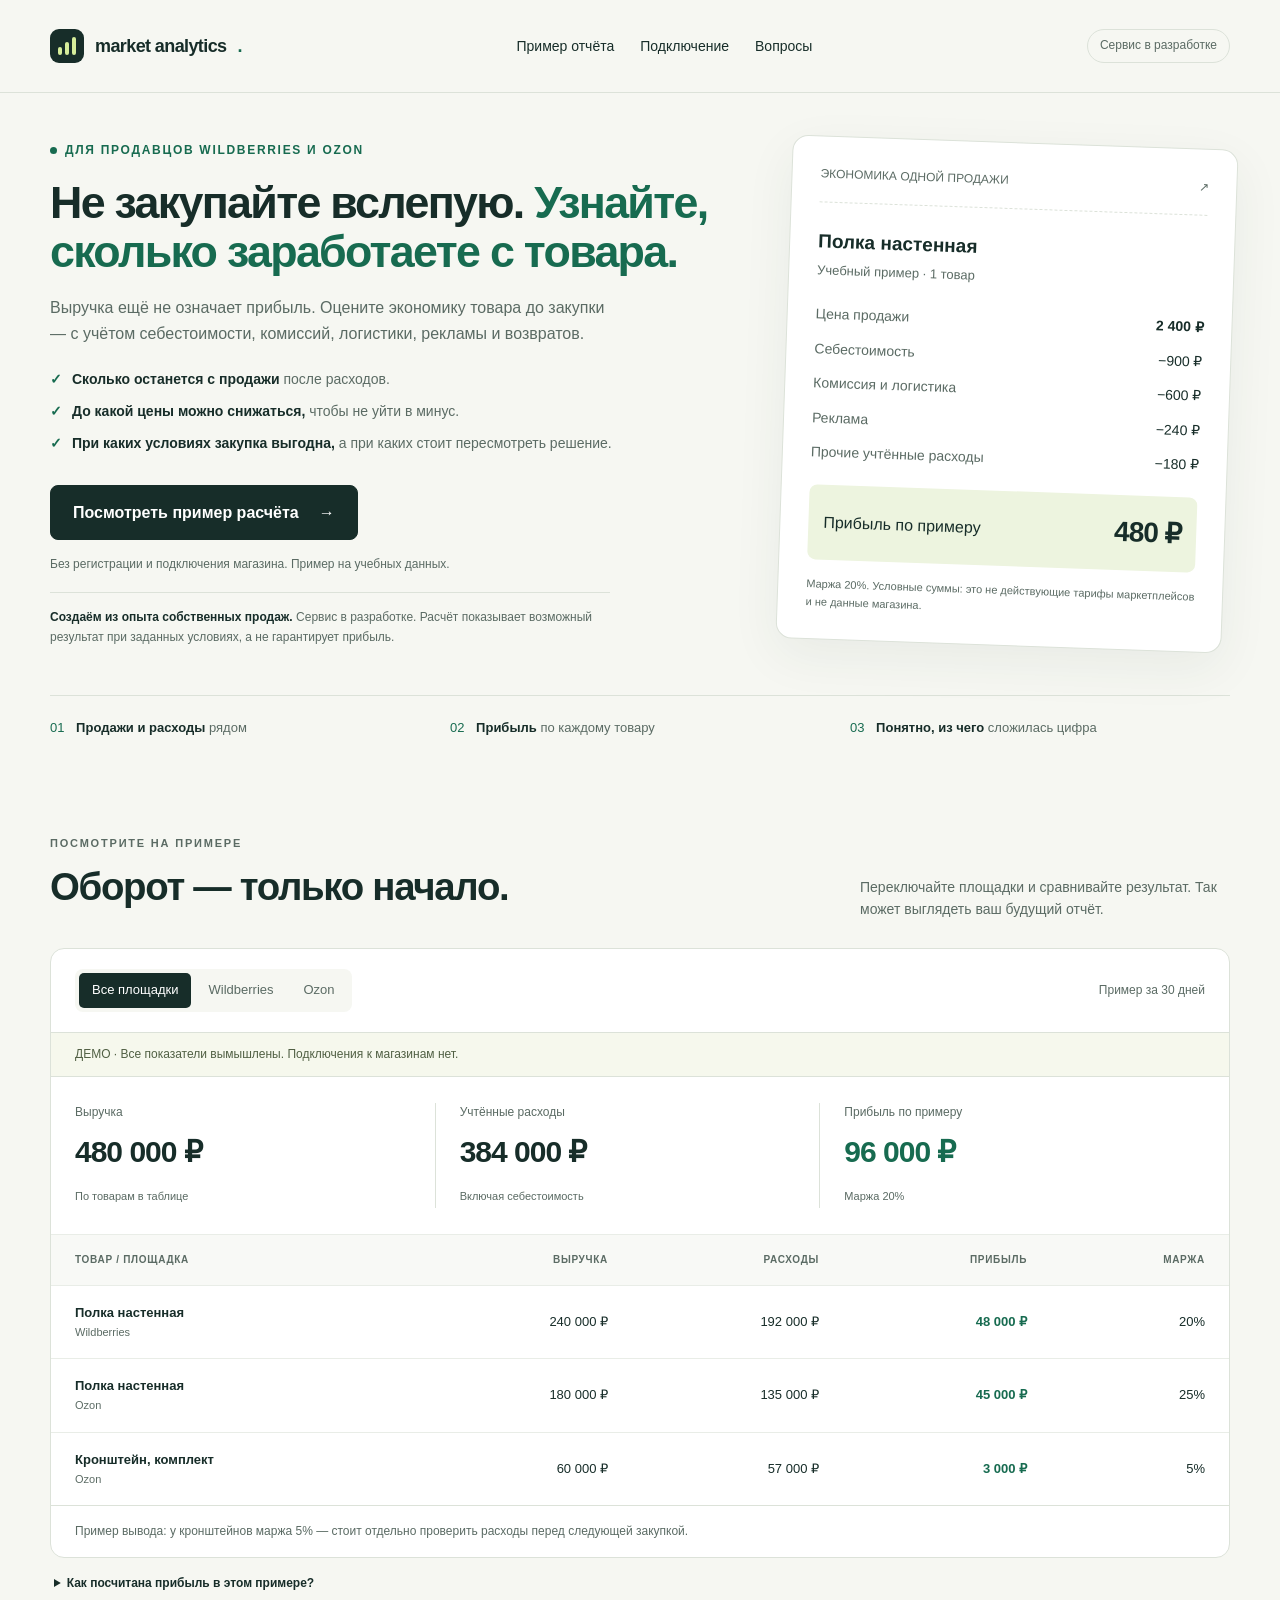
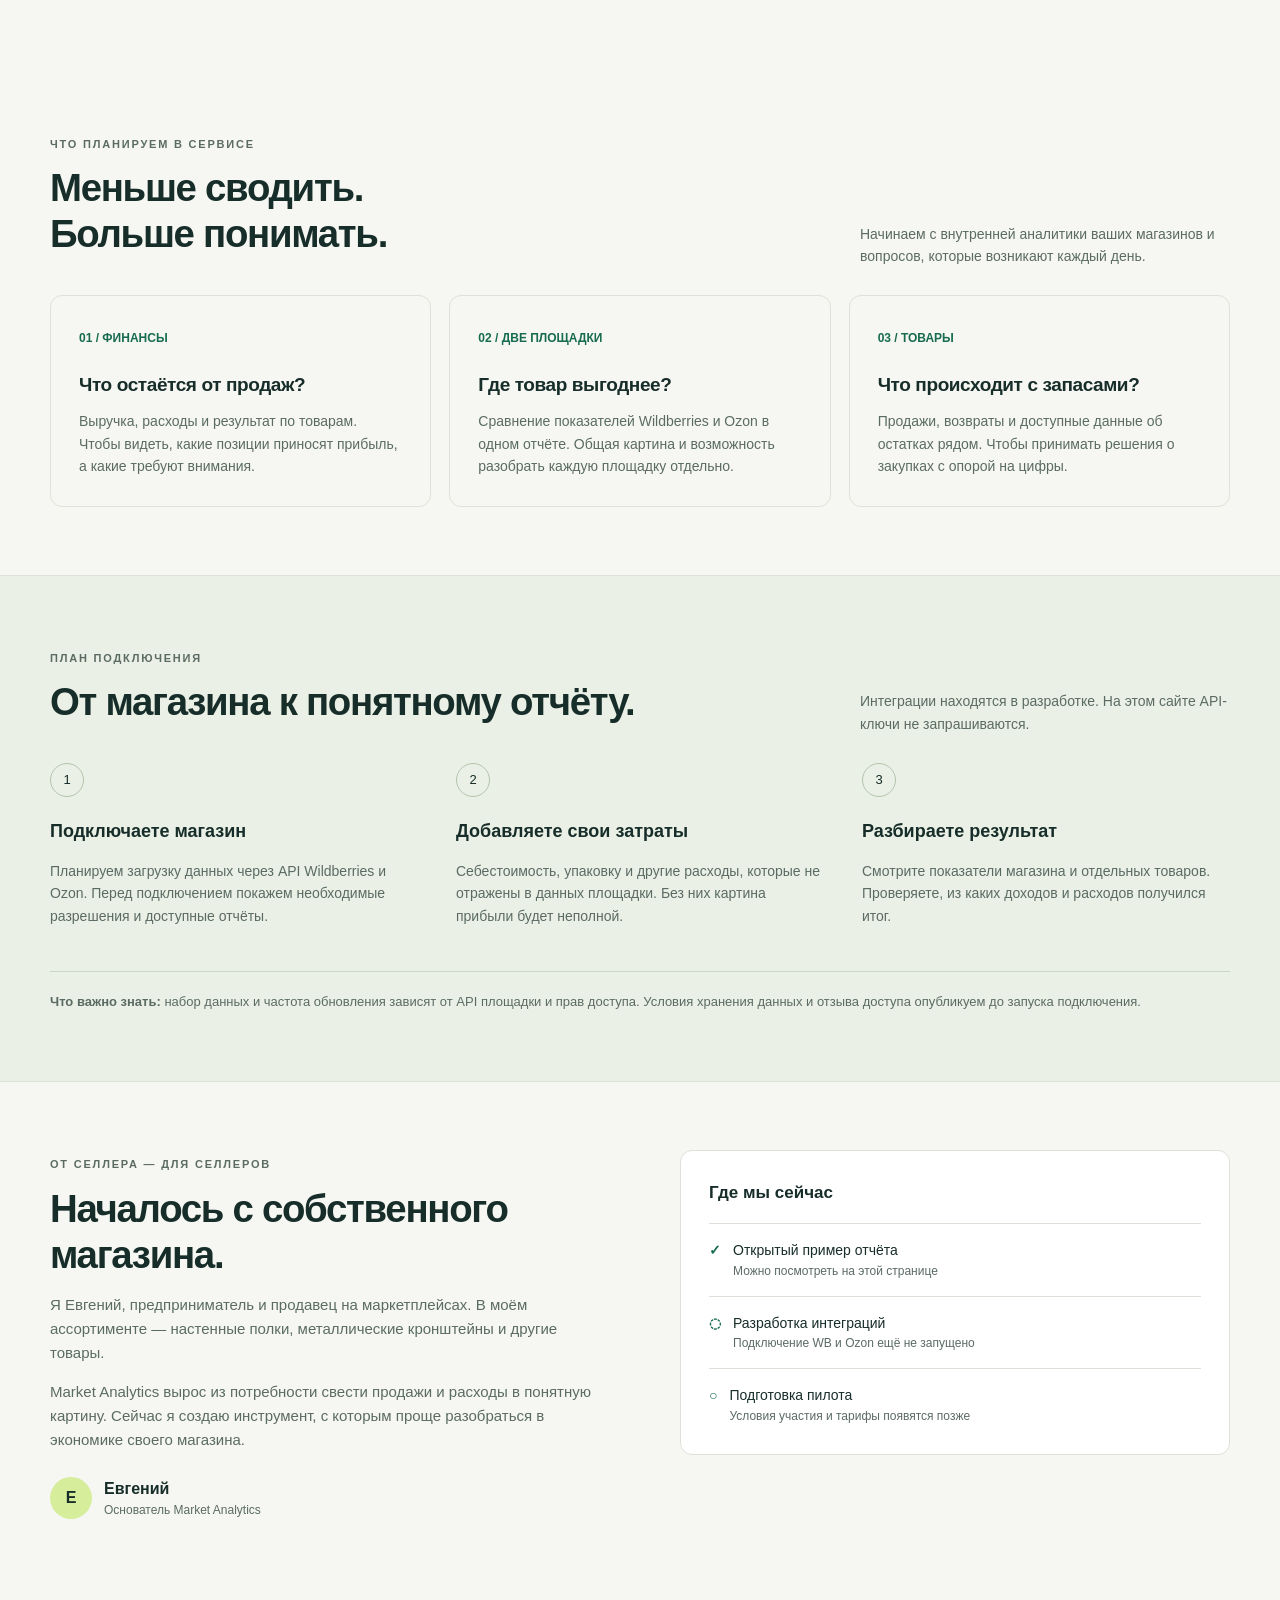
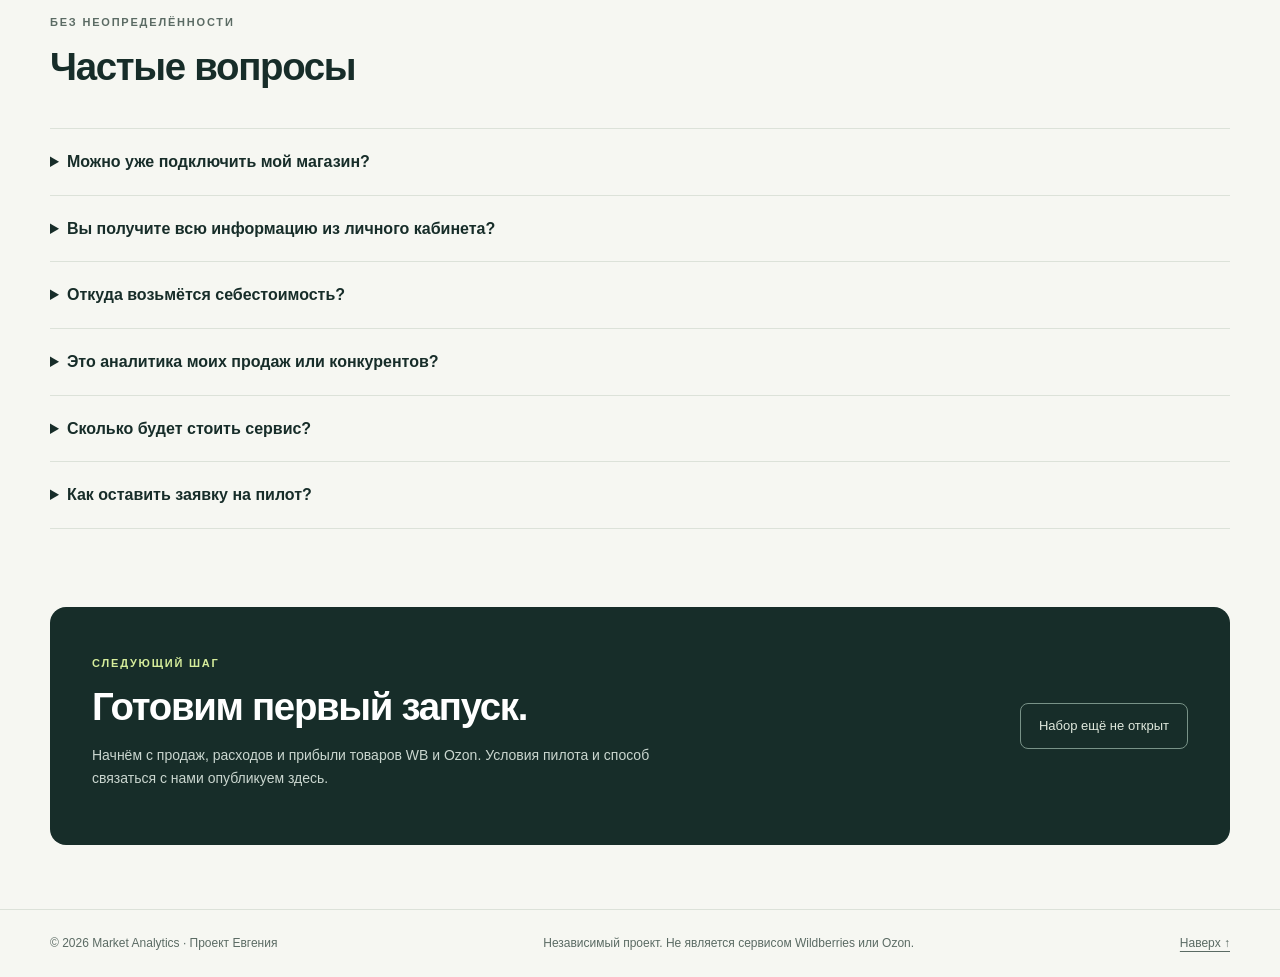
<file: index.html>
<!DOCTYPE html>
<html lang="ru">
<head>
  <meta charset="UTF-8">
  <meta name="viewport" content="width=device-width, initial-scale=1">
  <meta name="theme-color" content="#153d35">
  <title>Аналитика Wildberries и Ozon для селлеров | Market Analytics</title>
  <meta name="description" content="Market Analytics — сервис в разработке для аналитики WB и Ozon через API. Посмотрите пример отчёта по продажам, расходам и прибыли каждого товара.">
  <link rel="canonical" href="https://market-analytics-pi.vercel.app/">
  <meta property="og:type" content="website">
  <meta property="og:locale" content="ru_RU">
  <meta property="og:title" content="Market Analytics — прибыль товаров WB и Ozon в одном кабинете">
  <meta property="og:description" content="Знакомьтесь с проектом и интерактивным примером отчёта. Сервис в разработке.">
  <meta property="og:url" content="https://market-analytics-pi.vercel.app/">
  <style>
    :root{--ink:#172d29;--muted:#5b6b64;--green:#176b50;--lime:#d6ed9b;--paper:#f6f7f2;--line:#dce2d9;--white:#fff;--purple:#8354b5;--blue:#3c74b3}
    *{box-sizing:border-box}html{scroll-behavior:smooth;scroll-padding-top:24px}body{margin:0;background:var(--paper);color:var(--ink);font:16px/1.6 -apple-system,BlinkMacSystemFont,"Segoe UI",Arial,sans-serif}a{color:inherit}button{font:inherit}a,button,summary{-webkit-tap-highlight-color:transparent}a:focus-visible,button:focus-visible,summary:focus-visible{outline:3px solid #aa6bdf;outline-offset:5px}.wrap{width:min(1180px,calc(100% - 64px));margin:auto}.skip{position:absolute;top:-100px;padding:10px;background:white;z-index:10}.skip:focus{top:0}
    header{border-bottom:1px solid var(--line)}.nav{min-height:92px;display:flex;align-items:center;justify-content:space-between;gap:28px}.brand{display:flex;align-items:center;gap:11px;text-decoration:none;font-size:18px;font-weight:750;letter-spacing:-.6px}.brand-icon{display:flex;align-items:end;gap:3px;width:34px;height:34px;background:var(--ink);padding:8px;border-radius:9px}.brand-icon i{width:4px;background:var(--lime);border-radius:2px}.brand-icon i:nth-child(1){height:8px}.brand-icon i:nth-child(2){height:13px}.brand-icon i:nth-child(3){height:18px}.nav-links{display:flex;align-items:center;gap:26px;font-size:14px}.nav-links a{text-decoration:none}.nav-links a:hover{text-decoration:underline}.nav-status{font-size:12px;padding:6px 12px;border:1px solid var(--line);border-radius:20px;color:var(--muted)}
    .hero{padding:76px 0 62px;display:grid;grid-template-columns:1.2fr .8fr;gap:64px;align-items:center}.eyebrow{font-size:12px;font-weight:750;letter-spacing:1.7px;text-transform:uppercase;color:var(--green);display:flex;align-items:center;gap:8px}.dot{width:7px;height:7px;background:var(--green);border-radius:100%}h1{font-size:clamp(38px,4.7vw,62px);line-height:1.1;letter-spacing:-2.8px;margin:24px 0}h1 em{font-style:normal;color:var(--green)}.lead{font-size:18px;line-height:1.65;color:var(--muted);max-width:560px}.hero-actions{display:flex;flex-wrap:wrap;align-items:center;gap:20px;margin-top:30px}.button{display:inline-flex;align-items:center;justify-content:center;gap:20px;padding:14px 22px;border-radius:8px;background:var(--ink);color:white;font-weight:650;text-decoration:none;border:1px solid var(--ink)}.button:hover{background:var(--green)}.text-link{font-size:14px;text-underline-offset:5px}.small{font-size:12px;color:var(--muted)}.hero-note{margin-top:15px}.marketplaces{display:flex;align-items:center;gap:10px;margin-top:30px;font-size:12px;color:var(--muted)}.pill{font-size:12px;font-weight:700;padding:4px 10px;border-radius:6px}.wb{background:#efe7f7;color:#71369e}.ozon{background:#e5edfa;color:#2b5cad}
    .receipt{background:white;border:1px solid var(--line);border-radius:16px;padding:28px;box-shadow:0 16px 50px #233b2910;transform:rotate(2deg)}.receipt-top{display:flex;justify-content:space-between;align-items:center;font-size:12px;color:var(--muted);padding-bottom:18px;border-bottom:1px dashed var(--line)}.receipt h2{font-size:19px;margin:24px 0 3px}.receipt .sub{font-size:13px;color:var(--muted);margin:0 0 22px}.receipt-row{display:flex;justify-content:space-between;gap:12px;font-size:14px;margin:12px 0}.receipt-row span:first-child{color:var(--muted)}.receipt-result{display:flex;justify-content:space-between;align-items:center;background:#edf4df;border-radius:8px;padding:15px;margin-top:22px}.receipt-result strong{font-size:28px;letter-spacing:-1px}.receipt-foot{margin:16px 0 0;font-size:11px;color:var(--muted)}
    .principles{display:grid;grid-template-columns:repeat(3,1fr);gap:20px;border-top:1px solid var(--line);padding:22px 0;font-size:13px;color:var(--muted)}.principles b{color:var(--ink);font-weight:600}.principles span{color:var(--green);margin-right:8px}section{padding:68px 0}.section-heading{display:flex;align-items:end;justify-content:space-between;gap:36px;margin-bottom:28px}.section-heading h2,.about h2,.pilot h2{font-size:clamp(28px,3vw,39px);line-height:1.2;letter-spacing:-1.3px;margin:10px 0}.section-heading p{max-width:370px;font-size:14px;color:var(--muted);margin:0}.overline{font-size:11px;letter-spacing:1.8px;text-transform:uppercase;color:var(--muted);font-weight:700}
    .demo-panel{border:1px solid var(--line);border-radius:14px;background:white;overflow:hidden}.demo-toolbar{display:flex;justify-content:space-between;align-items:center;gap:16px;padding:20px 24px;border-bottom:1px solid var(--line)}.filters{display:flex;gap:4px;background:var(--paper);border-radius:8px;padding:4px;flex-wrap:wrap}.filters button{border:0;padding:7px 13px;color:var(--muted);background:transparent;border-radius:5px;cursor:pointer;font-size:13px}.filters button[aria-pressed=true]{background:var(--ink);color:white}.period{font-size:12px;color:var(--muted)}.demo-label{padding:12px 24px;background:#f6f8ed;color:#516044;font-size:12px;border-bottom:1px solid var(--line)}.metrics{display:grid;grid-template-columns:repeat(3,1fr);padding:26px 24px;gap:24px}.metric{border-right:1px solid var(--line)}.metric:last-child{border:0}.metric p{margin:0;color:var(--muted);font-size:12px}.metric strong{display:block;font-size:30px;letter-spacing:-1px;margin:6px 0}.metric small{font-size:11px;color:var(--muted)}.metric.positive strong{color:var(--green)}.table-scroll{overflow:auto}table{border-collapse:collapse;width:100%;min-width:660px;text-align:left;font-size:13px}th{background:#f8f9f6;font-size:10px;text-transform:uppercase;letter-spacing:.7px;color:var(--muted);font-weight:600}th,td{padding:17px 24px;border-top:1px solid #e9ede7}td:not(:first-child),th:not(:first-child){text-align:right}td strong{font-weight:650}td small{display:block;color:var(--muted);font-size:11px}.profit-cell{color:var(--green);font-weight:650}.demo-bottom{padding:16px 24px;font-size:12px;color:var(--muted);border-top:1px solid var(--line)}.formula{margin-top:16px;padding:0 4px;color:var(--muted);font-size:12px}.formula summary{cursor:pointer;color:var(--ink);font-weight:600}.formula p{max-width:850px}
    .features{display:grid;grid-template-columns:repeat(3,1fr);gap:18px}.feature{border:1px solid var(--line);padding:28px;border-radius:12px}.feature .num{font-size:12px;color:var(--green);font-weight:650}.feature h3{font-size:19px;letter-spacing:-.4px;margin:20px 0 10px}.feature p{font-size:14px;color:var(--muted);margin:0}.steps-area{background:#eaf0e5;border-top:1px solid var(--line);border-bottom:1px solid var(--line)}.steps{display:grid;grid-template-columns:repeat(3,1fr);gap:38px}.step-number{width:34px;height:34px;display:grid;place-items:center;border:1px solid #b4c4ad;border-radius:50%;font-size:13px}.step h3{font-size:18px;margin:20px 0 10px}.step p{font-size:14px;color:var(--muted)}.access-note{border-top:1px solid #cad6c4;margin-top:30px;padding-top:20px;font-size:13px;color:var(--muted)}.about{display:grid;grid-template-columns:1fr 1fr;gap:80px;align-items:start}.about p{color:var(--muted);font-size:15px}.founder{margin-top:24px;display:flex;gap:12px;align-items:center}.avatar{height:42px;width:42px;border-radius:50%;background:var(--lime);display:grid;place-items:center;font-weight:700}.founder small{display:block;color:var(--muted);font-size:12px}.status-card{background:white;border:1px solid var(--line);border-radius:12px;padding:28px}.status-card h3{margin-top:0;font-size:17px}.status-row{display:flex;align-items:start;gap:12px;border-top:1px solid var(--line);padding:15px 0;font-size:14px}.status-row:last-child{padding-bottom:0}.status-row span{color:var(--muted);font-size:12px;display:block}.status-icon{color:var(--green);font-weight:700}
    .faq{padding-top:20px}.faq-list{border-top:1px solid var(--line)}.faq details{border-bottom:1px solid var(--line);padding:20px 0}.faq summary{cursor:pointer;font-size:16px;font-weight:600}.faq details p{color:var(--muted);font-size:14px;max-width:850px;margin:12px 0 0}.pilot{background:var(--ink);color:white;border-radius:16px;padding:42px;display:flex;align-items:center;justify-content:space-between;gap:40px;margin:10px 0 64px}.pilot .overline{color:var(--lime)}.pilot p{color:#cad6cf;max-width:620px;font-size:14px}.pilot-status{flex-shrink:0;border:1px solid #789287;color:#e0e9dd;padding:12px 18px;border-radius:8px;font-size:13px}.pilot small{color:#bbc9c0;display:block;font-size:12px}footer{border-top:1px solid var(--line);padding:24px 0;color:var(--muted);font-size:12px}.footer-inner{display:flex;justify-content:space-between;gap:20px}footer a{text-underline-offset:4px}
    @media(max-width:950px){.hero{gap:32px}.nav-links{gap:16px}.nav-status{display:none}.receipt{padding:22px}h1{letter-spacing:-1.8px}.about{gap:36px}.metric strong{font-size:25px}}
    @media(max-width:700px){.wrap{width:calc(100% - 36px)}.nav{min-height:76px;flex-wrap:wrap;gap:12px;padding:18px 0}.brand{font-size:17px}.nav-links{font-size:12px;gap:17px}.hero{grid-template-columns:1fr;padding:45px 0 38px;gap:36px}h1{font-size:42px}.lead{font-size:16px}.receipt{transform:none}.principles{grid-template-columns:1fr;gap:8px}section{padding:42px 0}.section-heading{display:block}.section-heading p{margin-top:16px}.features,.steps,.about{grid-template-columns:1fr;gap:18px}.steps{gap:24px}.step h3{margin-top:12px}.demo-toolbar{align-items:start;flex-direction:column;padding:15px}.demo-label{padding:12px 15px}.metrics{gap:10px;padding:20px 15px}.metric strong{font-size:22px;letter-spacing:-.7px}.metric p,.metric small{font-size:10px}.metric small{display:block;max-width:95px}.filters button{padding:7px 10px}th,td{padding:14px 18px}.pilot{padding:28px;display:block;margin-bottom:40px}.pilot-status{display:inline-block;margin-top:14px}.footer-inner{flex-direction:column;gap:7px}.about{gap:28px}}
    .hero{padding-top:48px;padding-bottom:48px}.hero h1{font-size:clamp(34px,3.5vw,48px);letter-spacing:-1.7px;margin:18px 0}.hero .lead{font-size:16px}.hero-benefits{list-style:none;padding:0;margin:20px 0;display:grid;gap:10px;font-size:14px;color:var(--muted)}.hero-benefits li{position:relative;padding-left:22px}.hero-benefits li::before{content:"✓";position:absolute;left:0;color:var(--green);font-weight:700}.hero-benefits strong{color:var(--ink)}.hero-trust{font-size:12px;color:var(--muted);border-top:1px solid var(--line);padding-top:15px;margin:18px 0 0;max-width:560px}.hero-trust strong{color:var(--ink)}@media(max-width:700px){.hero{padding-top:32px}.hero h1{font-size:36px;letter-spacing:-1.2px}.hero .button{font-size:14px;padding:14px 16px}}
    @media(prefers-reduced-motion:reduce){html{scroll-behavior:auto}}
  </style>
</head>
<body>
  <a class="skip" href="#main">Перейти к содержимому</a>
  <header><div class="wrap nav"><a class="brand" href="#main" aria-label="Market Analytics — главная"><span class="brand-icon" aria-hidden="true"><i></i><i></i><i></i></span>market analytics<span style="color:var(--green)">.</span></a><nav class="nav-links" aria-label="Основная навигация"><a href="#demo">Пример отчёта</a><a href="#connection">Подключение</a><a href="#faq">Вопросы</a></nav><span class="nav-status">Сервис в разработке</span></div></header>
  <main id="main">
    <div class="wrap">
      <section class="hero" aria-labelledby="hero-title"><div><div class="eyebrow"><span class="dot"></span>Для продавцов Wildberries и Ozon</div><h1 id="hero-title">Не закупайте вслепую. <em>Узнайте, сколько заработаете с товара.</em></h1><p class="lead">Выручка ещё не означает прибыль. Оцените экономику товара до закупки — с учётом себестоимости, комиссий, логистики, рекламы и возвратов.</p><ul class="hero-benefits"><li><strong>Сколько останется с продажи</strong> после расходов.</li><li><strong>До какой цены можно снижаться,</strong> чтобы не уйти в минус.</li><li><strong>При каких условиях закупка выгодна,</strong> а при каких стоит пересмотреть решение.</li></ul><div class="hero-actions"><a class="button" href="#demo">Посмотреть пример расчёта <span aria-hidden="true">→</span></a></div><p class="small hero-note">Без регистрации и подключения магазина. Пример на учебных данных.</p><p class="hero-trust"><strong>Создаём из опыта собственных продаж.</strong> Сервис в разработке. Расчёт показывает возможный результат при заданных условиях, а не гарантирует прибыль.</p></div><aside class="receipt" aria-label="Учебный пример расчёта прибыли товара"><div class="receipt-top"><span>ЭКОНОМИКА ОДНОЙ ПРОДАЖИ</span><span aria-hidden="true">↗</span></div><h2>Полка настенная</h2><p class="sub">Учебный пример · 1 товар</p><div class="receipt-row"><span>Цена продажи</span><strong>2 400 ₽</strong></div><div class="receipt-row"><span>Себестоимость</span><span>−900 ₽</span></div><div class="receipt-row"><span>Комиссия и логистика</span><span>−600 ₽</span></div><div class="receipt-row"><span>Реклама</span><span>−240 ₽</span></div><div class="receipt-row"><span>Прочие учтённые расходы</span><span>−180 ₽</span></div><div class="receipt-result"><span>Прибыль по примеру</span><strong>480 ₽</strong></div><p class="receipt-foot">Маржа 20%. Условные суммы: это не действующие тарифы маркетплейсов и не данные магазина.</p></aside></section>
      <div class="principles"><div><span>01</span> <b>Продажи и расходы</b> рядом</div><div><span>02</span> <b>Прибыль</b> по каждому товару</div><div><span>03</span> <b>Понятно, из чего</b> сложилась цифра</div></div>
      <section id="demo" aria-labelledby="demo-title"><div class="section-heading"><div><span class="overline">Посмотрите на примере</span><h2 id="demo-title">Оборот — только начало.</h2></div><p>Переключайте площадки и сравнивайте результат. Так может выглядеть ваш будущий отчёт.</p></div><div class="demo-panel"><div class="demo-toolbar"><div class="filters" role="group" aria-label="Выбор маркетплейса"><button type="button" data-market="all" aria-pressed="true">Все площадки</button><button type="button" data-market="wb" aria-pressed="false">Wildberries</button><button type="button" data-market="ozon" aria-pressed="false">Ozon</button></div><span class="period">Пример за 30 дней</span></div><div class="demo-label">ДЕМО · Все показатели вымышлены. Подключения к магазинам нет.</div><div class="metrics" aria-live="polite" aria-atomic="true"><div class="metric"><p>Выручка</p><strong id="revenue">480 000 ₽</strong><small>По товарам в таблице</small></div><div class="metric"><p>Учтённые расходы</p><strong id="expenses">384 000 ₽</strong><small>Включая себестоимость</small></div><div class="metric positive"><p>Прибыль по примеру</p><strong id="profit">96 000 ₽</strong><small id="margin">Маржа 20%</small></div></div><div class="table-scroll" role="region" aria-label="Таблица прибыли товаров; на небольшом экране прокручивается горизонтально" tabindex="0"><table><thead><tr><th scope="col">Товар / площадка</th><th scope="col">Выручка</th><th scope="col">Расходы</th><th scope="col">Прибыль</th><th scope="col">Маржа</th></tr></thead><tbody id="products"><tr data-platform="wb" data-revenue="240000" data-expenses="192000"><td><strong>Полка настенная</strong><small>Wildberries</small></td><td>240 000 ₽</td><td>192 000 ₽</td><td class="profit-cell">48 000 ₽</td><td>20%</td></tr><tr data-platform="ozon" data-revenue="180000" data-expenses="135000"><td><strong>Полка настенная</strong><small>Ozon</small></td><td>180 000 ₽</td><td>135 000 ₽</td><td class="profit-cell">45 000 ₽</td><td>25%</td></tr><tr data-platform="ozon" data-revenue="60000" data-expenses="57000"><td><strong>Кронштейн, комплект</strong><small>Ozon</small></td><td>60 000 ₽</td><td>57 000 ₽</td><td class="profit-cell">3 000 ₽</td><td>5%</td></tr></tbody></table></div><div class="demo-bottom" id="insight">Пример вывода: у кронштейнов маржа 5% — стоит отдельно проверить расходы перед следующей закупкой.</div></div><details class="formula"><summary>Как посчитана прибыль в этом примере?</summary><p>Прибыль = выручка − учтённые расходы. Маржа = прибыль ÷ выручка × 100%. В примере расходы условно объединяют себестоимость, комиссии, логистику, рекламу и прочие затраты. Для реального отчёта потребуется добавить собственные расходы и проверить полноту данных, включая возвраты и налоги. Это демонстрация интерфейса, а не финансовый результат вашего бизнеса.</p></details><noscript><p class="small">Для переключения площадок включите JavaScript. Общий отчёт доступен выше.</p></noscript></section>
      <section aria-labelledby="features-title"><div class="section-heading"><div><span class="overline">Что планируем в сервисе</span><h2 id="features-title">Меньше сводить.<br>Больше понимать.</h2></div><p>Начинаем с внутренней аналитики ваших магазинов и вопросов, которые возникают каждый день.</p></div><div class="features"><article class="feature"><span class="num">01 / ФИНАНСЫ</span><h3>Что остаётся от продаж?</h3><p>Выручка, расходы и результат по товарам. Чтобы видеть, какие позиции приносят прибыль, а какие требуют внимания.</p></article><article class="feature"><span class="num">02 / ДВЕ ПЛОЩАДКИ</span><h3>Где товар выгоднее?</h3><p>Сравнение показателей Wildberries и Ozon в одном отчёте. Общая картина и возможность разобрать каждую площадку отдельно.</p></article><article class="feature"><span class="num">03 / ТОВАРЫ</span><h3>Что происходит с запасами?</h3><p>Продажи, возвраты и доступные данные об остатках рядом. Чтобы принимать решения о закупках с опорой на цифры.</p></article></div></section>
    </div>
    <section class="steps-area" id="connection" aria-labelledby="connection-title"><div class="wrap"><div class="section-heading"><div><span class="overline">План подключения</span><h2 id="connection-title">От магазина к понятному отчёту.</h2></div><p>Интеграции находятся в разработке. На этом сайте API-ключи не запрашиваются.</p></div><div class="steps"><article class="step"><span class="step-number">1</span><h3>Подключаете магазин</h3><p>Планируем загрузку данных через API Wildberries и Ozon. Перед подключением покажем необходимые разрешения и доступные отчёты.</p></article><article class="step"><span class="step-number">2</span><h3>Добавляете свои затраты</h3><p>Себестоимость, упаковку и другие расходы, которые не отражены в данных площадки. Без них картина прибыли будет неполной.</p></article><article class="step"><span class="step-number">3</span><h3>Разбираете результат</h3><p>Смотрите показатели магазина и отдельных товаров. Проверяете, из каких доходов и расходов получился итог.</p></article></div><div class="access-note"><strong>Что важно знать:</strong> набор данных и частота обновления зависят от API площадки и прав доступа. Условия хранения данных и отзыва доступа опубликуем до запуска подключения.</div></div></section>
    <div class="wrap"><section class="about" aria-labelledby="about-title"><div><span class="overline">От селлера — для селлеров</span><h2 id="about-title">Началось с собственного магазина.</h2><p>Я Евгений, предприниматель и продавец на маркетплейсах. В моём ассортименте — настенные полки, металлические кронштейны и другие товары.</p><p>Market Analytics вырос из потребности свести продажи и расходы в понятную картину. Сейчас я создаю инструмент, с которым проще разобраться в экономике своего магазина.</p><div class="founder"><span class="avatar" aria-hidden="true">Е</span><div><strong>Евгений</strong><small>Основатель Market Analytics</small></div></div></div><aside class="status-card"><h3>Где мы сейчас</h3><div class="status-row"><b class="status-icon" aria-hidden="true">✓</b><div>Открытый пример отчёта<span>Можно посмотреть на этой странице</span></div></div><div class="status-row"><b class="status-icon" aria-hidden="true">◌</b><div>Разработка интеграций<span>Подключение WB и Ozon ещё не запущено</span></div></div><div class="status-row"><b class="status-icon" aria-hidden="true">○</b><div>Подготовка пилота<span>Условия участия и тарифы появятся позже</span></div></div></aside></section>
    <section class="faq" id="faq" aria-labelledby="faq-title"><div class="section-heading"><div><span class="overline">Без неопределённости</span><h2 id="faq-title">Частые вопросы</h2></div></div><div class="faq-list"><details><summary>Можно уже подключить мой магазин?</summary><p>Пока нет. Market Analytics находится в разработке. Сейчас доступен только пример отчёта на учебных данных; заявки и API-ключи на сайте не собираются.</p></details><details><summary>Вы получите всю информацию из личного кабинета?</summary><p>Только данные, которые доступны через API площадки при выданных разрешениях. Доступность показателя в личном кабинете не гарантирует его доступность через API. Точный список поддерживаемых данных опубликуем перед запуском.</p></details><details><summary>Откуда возьмётся себестоимость?</summary><p>Её указывает продавец. Также потребуется добавить внешние расходы, которых нет в отчётах маркетплейса. Полнота этих данных влияет на расчёт результата.</p></details><details><summary>Это аналитика моих продаж или конкурентов?</summary><p>Мы разрабатываем внутреннюю аналитику ваших подключённых магазинов Wildberries и Ozon. Анализ чужих продаж не заявлен в текущем плане продукта.</p></details><details><summary>Сколько будет стоить сервис?</summary><p>Тарифы пока не определены. До старта пилота опубликуем стоимость, ограничения и условия участия. Сейчас платежей и подписок на сайте нет.</p></details><details><summary>Как оставить заявку на пилот?</summary><p>Канал связи пока готовится. Когда набор откроется, контакт и условия появятся в блоке пилота на этой странице.</p></details></div></section>
    <section class="pilot" id="pilot" aria-labelledby="pilot-title"><div><span class="overline">Следующий шаг</span><h2 id="pilot-title">Готовим первый запуск.</h2><p>Начнём с продаж, расходов и прибыли товаров WB и Ozon. Условия пилота и способ связаться с нами опубликуем здесь.</p><!-- Telegram URL intentionally unset at the owner's request. Add a verified contact before enabling applications. --></div><span class="pilot-status">Набор ещё не открыт</span></section></div>
  </main>
  <footer><div class="wrap footer-inner"><span>© 2026 Market Analytics · Проект Евгения</span><span>Независимый проект. Не является сервисом Wildberries или Ozon.</span><a href="#main">Наверх ↑</a></div></footer>
  <script>
    const buttons = document.querySelectorAll('[data-market]');
    const rows = [...document.querySelectorAll('#products tr')];
    const currency = value => new Intl.NumberFormat('ru-RU', { style: 'currency', currency: 'RUB', maximumFractionDigits: 0 }).format(value);
    buttons.forEach(button => button.addEventListener('click', () => {
      const market = button.dataset.market;
      document.getElementById('insight').textContent = market === 'wb' ? 'Пример вывода: полки на Wildberries приносят 20% маржи с учётом расходов в таблице.' : 'Пример вывода: у кронштейнов маржа 5% — стоит отдельно проверить расходы перед следующей закупкой.';
      let revenue = 0, expenses = 0;
      rows.forEach(row => {
        const visible = market === 'all' || row.dataset.platform === market;
        row.hidden = !visible;
        if (visible) { revenue += Number(row.dataset.revenue); expenses += Number(row.dataset.expenses); }
      });
      buttons.forEach(item => item.setAttribute('aria-pressed', String(item === button)));
      document.getElementById('revenue').textContent = currency(revenue);
      document.getElementById('expenses').textContent = currency(expenses);
      document.getElementById('profit').textContent = currency(revenue - expenses);
      document.getElementById('margin').textContent = 'Маржа ' + new Intl.NumberFormat('ru-RU', { maximumFractionDigits: 1 }).format(revenue ? (revenue - expenses) / revenue * 100 : 0) + '%';
    }));
  </script>
</body>
</html>
</file>
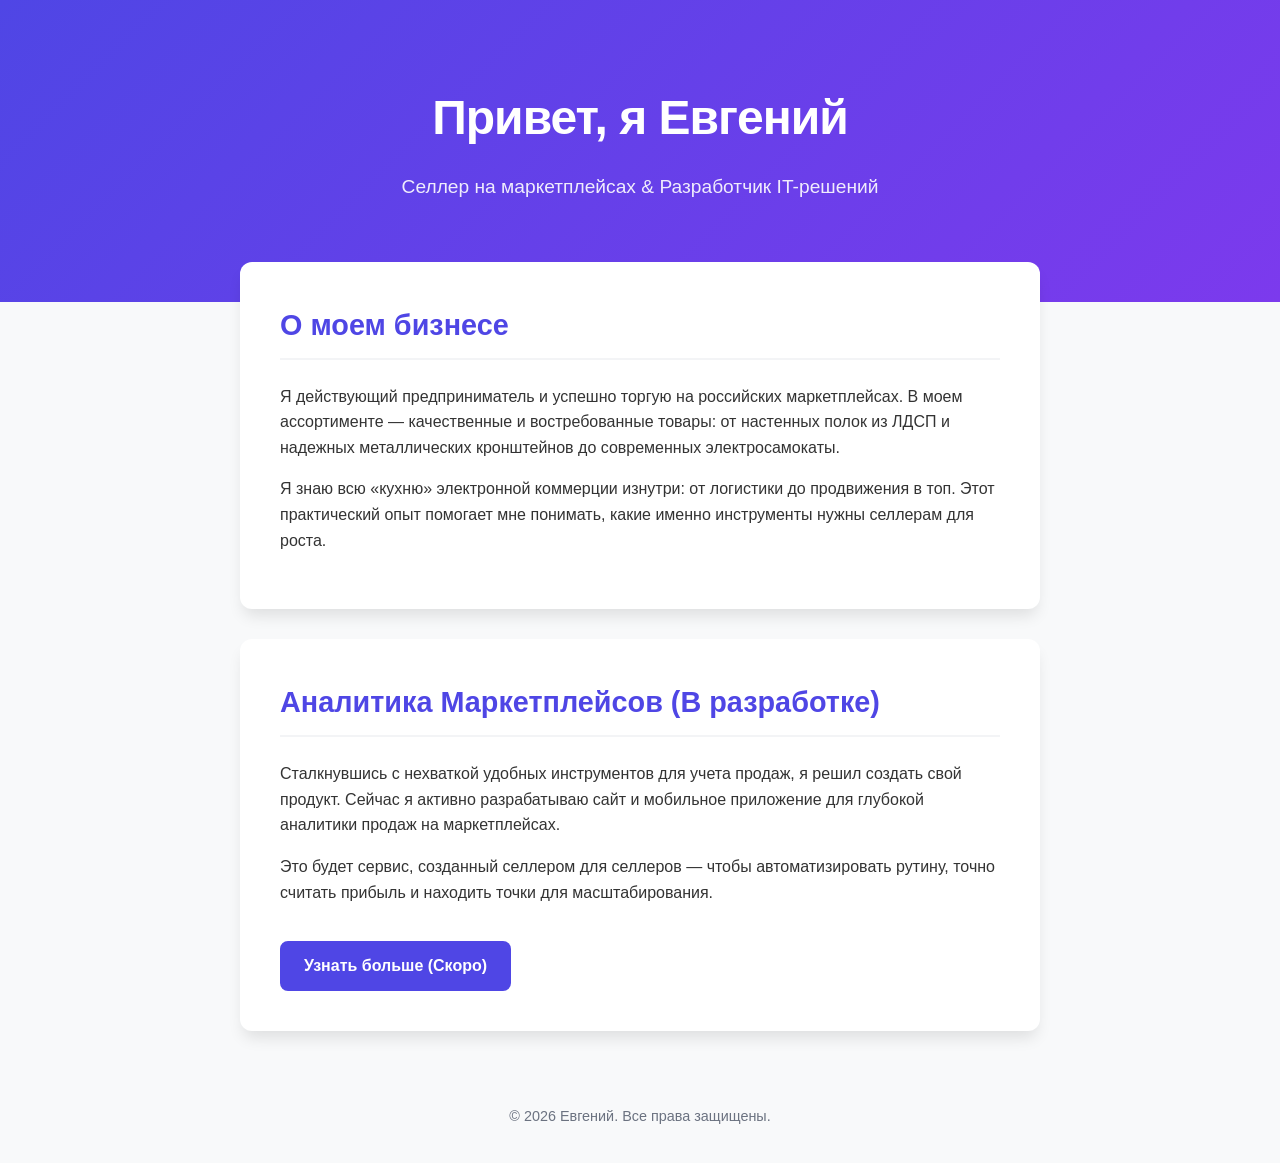
<file: index1.html>
<!DOCTYPE html>
<html lang="ru">
<head>
    <meta charset="UTF-8">
    <meta name="viewport" content="width=device-width, initial-scale=1.0">
    <title>Евгений | E-commerce & IT</title>
    <style>
        /* Базовые настройки страницы */
        body {
            font-family: -apple-system, BlinkMacSystemFont, "Segoe UI", Roboto, Helvetica, Arial, sans-serif;
            margin: 0;
            padding: 0;
            background-color: #f8f9fa;
            color: #333;
            line-height: 1.6;
        }

        /* Шапка сайта */
        header {
            background: linear-gradient(135deg, #4f46e5 0%, #7c3aed 100%);
            color: white;
            padding: 80px 20px;
            text-align: center;
        }

        header h1 {
            margin: 0;
            font-size: 3em;
            letter-spacing: -1px;
        }

        header p {
            font-size: 1.2em;
            margin-top: 15px;
            opacity: 0.9;
            font-weight: 300;
        }

        /* Контейнер для карточек */
        .container {
            max-width: 800px;
            margin: -40px auto 40px auto;
            padding: 0 20px;
            position: relative;
        }

        /* Оформление блоков (карточек) */
        .card {
            background: white;
            border-radius: 12px;
            padding: 40px;
            box-shadow: 0 10px 15px -3px rgba(0,0,0,0.1);
            margin-bottom: 30px;
        }

        .card h2 {
            color: #4f46e5;
            margin-top: 0;
            font-size: 1.8em;
            border-bottom: 2px solid #f3f4f6;
            padding-bottom: 10px;
        }

        /* Кнопка */
        .btn {
            display: inline-block;
            background: #4f46e5;
            color: white;
            padding: 12px 24px;
            text-decoration: none;
            border-radius: 8px;
            margin-top: 20px;
            font-weight: 600;
            transition: background 0.3s ease, transform 0.2s ease;
        }

        .btn:hover {
            background: #4338ca;
            transform: translateY(-2px);
        }

        /* Подвал */
        footer {
            text-align: center;
            padding: 20px;
            color: #6b7280;
            font-size: 0.9em;
        }
    </style>
</head>
<body>

    <header>
        <h1>Привет, я Евгений</h1>
        <p>Селлер на маркетплейсах & Разработчик IT-решений</p>
    </header>

    <div class="container">
        <!-- Блок о бизнесе -->
        <div class="card">
            <h2>О моем бизнесе</h2>
            <p>Я действующий предприниматель и успешно торгую на российских маркетплейсах. В моем ассортименте — качественные и востребованные товары: от настенных полок из ЛДСП и надежных металлических кронштейнов до современных электросамокаты.</p>
            <p>Я знаю всю «кухню» электронной коммерции изнутри: от логистики до продвижения в топ. Этот практический опыт помогает мне понимать, какие именно инструменты нужны селлерам для роста.</p>
        </div>

        <!-- Блок о новом проекте -->
        <div class="card">
            <h2>Аналитика Маркетплейсов (В разработке)</h2>
            <p>Сталкнувшись с нехваткой удобных инструментов для учета продаж, я решил создать свой продукт. Сейчас я активно разрабатываю сайт и мобильное приложение для глубокой аналитики продаж на маркетплейсах.</p>
            <p>Это будет сервис, созданный селлером для селлеров — чтобы автоматизировать рутину, точно считать прибыль и находить точки для масштабирования.</p>
            <a href="#" class="btn">Узнать больше (Скоро)</a>
        </div>
    </div>

    <footer>
        <p>© 2026 Евгений. Все права защищены.</p>
    </footer>

</body>
</html>
</file>
